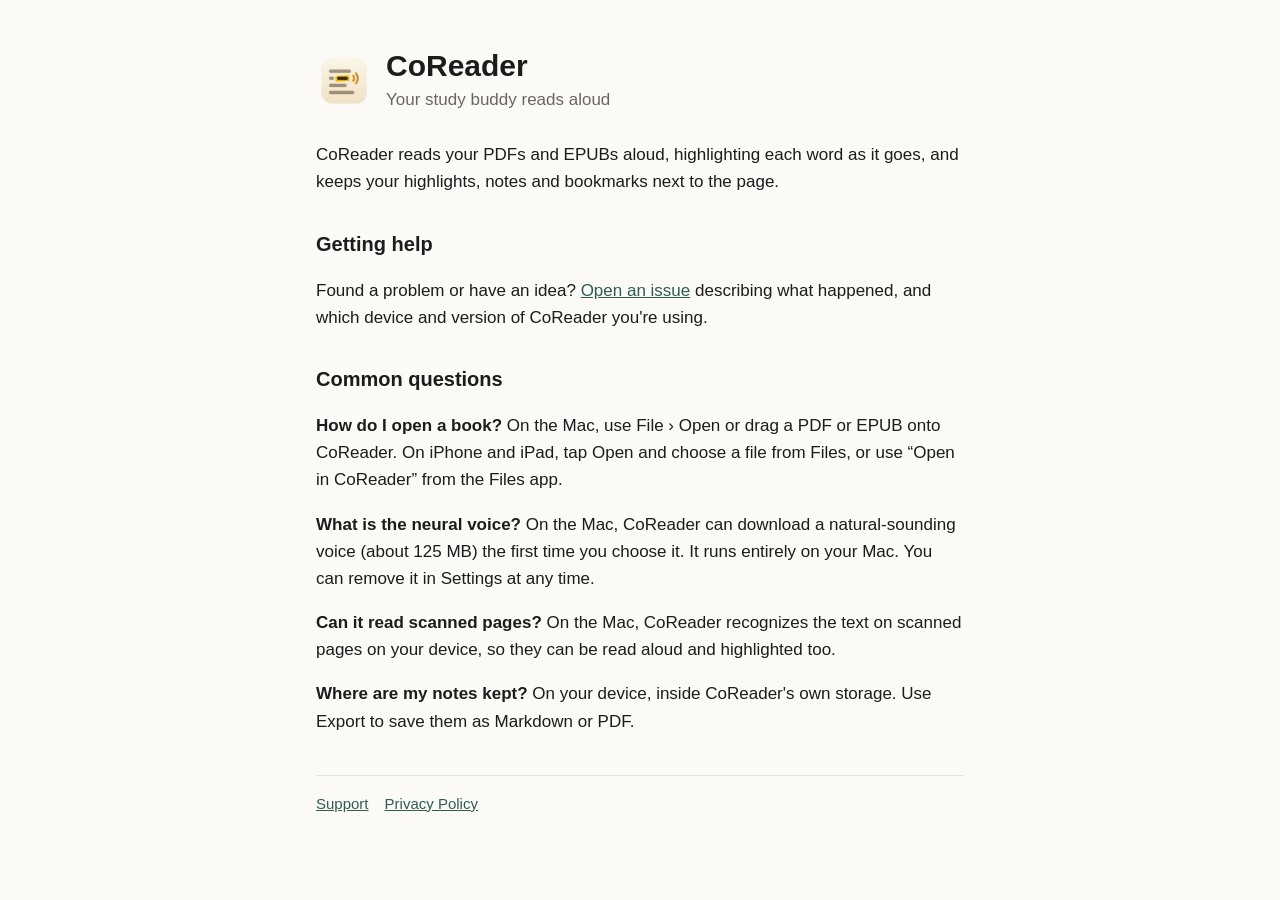
<file: index.html>
<!doctype html>
<html lang="en"><head><meta charset="utf-8"><meta name="viewport" content="width=device-width,initial-scale=1">
<title>CoReader Support</title><link rel="stylesheet" href="style.css"><link rel="icon" href="icon.png"></head>
<body><main>
<header><img src="icon.png" alt=""><div><h1>CoReader</h1><p class="tag">Your study buddy reads aloud</p></div></header>
<p>CoReader reads your PDFs and EPUBs aloud, highlighting each word as it goes, and keeps your highlights, notes and bookmarks next to the page.</p>

<h2>Getting help</h2>
<p>Found a problem or have an idea? <a href="https://github.com/mhusse7/coreader-site/issues/new">Open an issue</a> describing what happened, and which device and version of CoReader you're using.</p>

<h2>Common questions</h2>
<p><strong>How do I open a book?</strong> On the Mac, use File › Open or drag a PDF or EPUB onto CoReader. On iPhone and iPad, tap Open and choose a file from Files, or use “Open in CoReader” from the Files app.</p>
<p><strong>What is the neural voice?</strong> On the Mac, CoReader can download a natural-sounding voice (about 125 MB) the first time you choose it. It runs entirely on your Mac. You can remove it in Settings at any time.</p>
<p><strong>Can it read scanned pages?</strong> On the Mac, CoReader recognizes the text on scanned pages on your device, so they can be read aloud and highlighted too.</p>
<p><strong>Where are my notes kept?</strong> On your device, inside CoReader's own storage. Use Export to save them as Markdown or PDF.</p>

<nav><a href="index.html">Support</a><a href="privacy.html">Privacy Policy</a></nav>
</main></body></html>
</file>
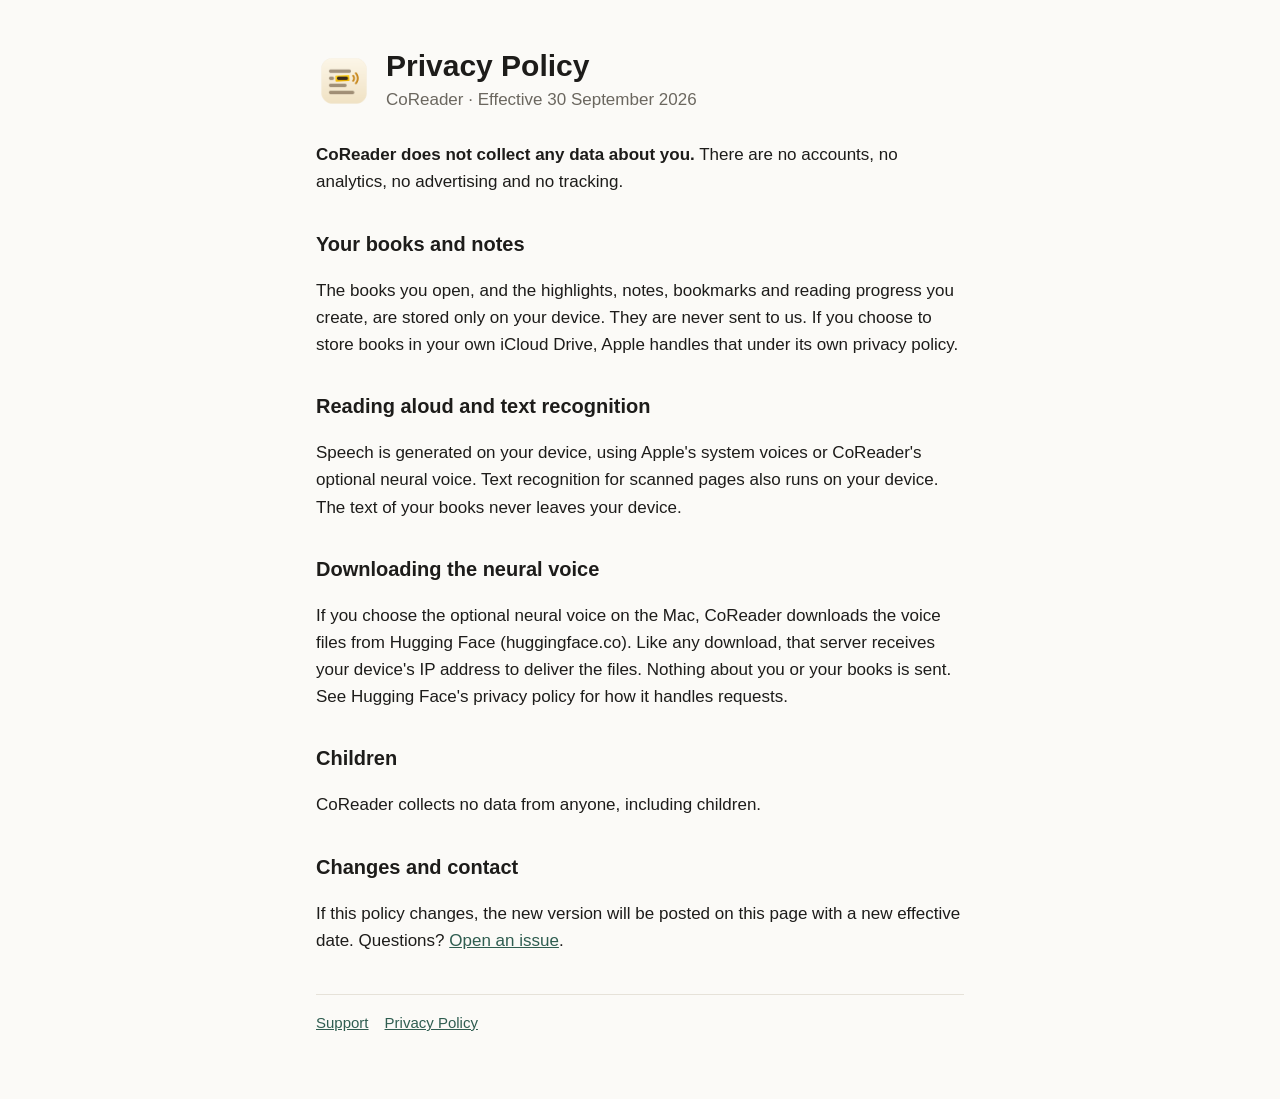
<file: privacy.html>
<!doctype html>
<html lang="en"><head><meta charset="utf-8"><meta name="viewport" content="width=device-width,initial-scale=1">
<title>CoReader Privacy Policy</title><link rel="stylesheet" href="style.css"><link rel="icon" href="icon.png"></head>
<body><main>
<header><img src="icon.png" alt=""><div><h1>Privacy Policy</h1><p class="tag">CoReader · Effective 30 September 2026</p></div></header>
<p><strong>CoReader does not collect any data about you.</strong> There are no accounts, no analytics, no advertising and no tracking.</p>

<h2>Your books and notes</h2>
<p>The books you open, and the highlights, notes, bookmarks and reading progress you create, are stored only on your device. They are never sent to us. If you choose to store books in your own iCloud Drive, Apple handles that under its own privacy policy.</p>

<h2>Reading aloud and text recognition</h2>
<p>Speech is generated on your device, using Apple's system voices or CoReader's optional neural voice. Text recognition for scanned pages also runs on your device. The text of your books never leaves your device.</p>

<h2>Downloading the neural voice</h2>
<p>If you choose the optional neural voice on the Mac, CoReader downloads the voice files from Hugging Face (huggingface.co). Like any download, that server receives your device's IP address to deliver the files. Nothing about you or your books is sent. See Hugging Face's privacy policy for how it handles requests.</p>

<h2>Children</h2>
<p>CoReader collects no data from anyone, including children.</p>

<h2>Changes and contact</h2>
<p>If this policy changes, the new version will be posted on this page with a new effective date. Questions? <a href="https://github.com/mhusse7/coreader-site/issues/new">Open an issue</a>.</p>

<nav><a href="index.html">Support</a><a href="privacy.html">Privacy Policy</a></nav>
</main></body></html>
</file>
<file: style.css>
:root{--bg:#fbfaf7;--fg:#1d1c1a;--muted:#6b675f;--accent:#2f5d50;--line:#e6e2d9}
@media (prefers-color-scheme:dark){:root{--bg:#161614;--fg:#ecebe6;--muted:#a29e94;--accent:#8fc3b1;--line:#2c2b28}}
*{box-sizing:border-box}
body{margin:0;background:var(--bg);color:var(--fg);font:17px/1.6 -apple-system,BlinkMacSystemFont,"Helvetica Neue",sans-serif}
main{max-width:680px;margin:0 auto;padding:48px 16px 64px}
header{display:flex;align-items:center;gap:14px;margin-bottom:28px}
header img{width:56px;height:56px;border-radius:13px}
h1{font-size:30px;margin:0;line-height:1.2}
.tag{color:var(--muted);margin:2px 0 0}
h2{font-size:20px;margin:32px 0 6px}
a{color:var(--accent)}
nav{margin-top:40px;padding-top:16px;border-top:1px solid var(--line);color:var(--muted);font-size:15px}
nav a{margin-right:16px}
</file>
